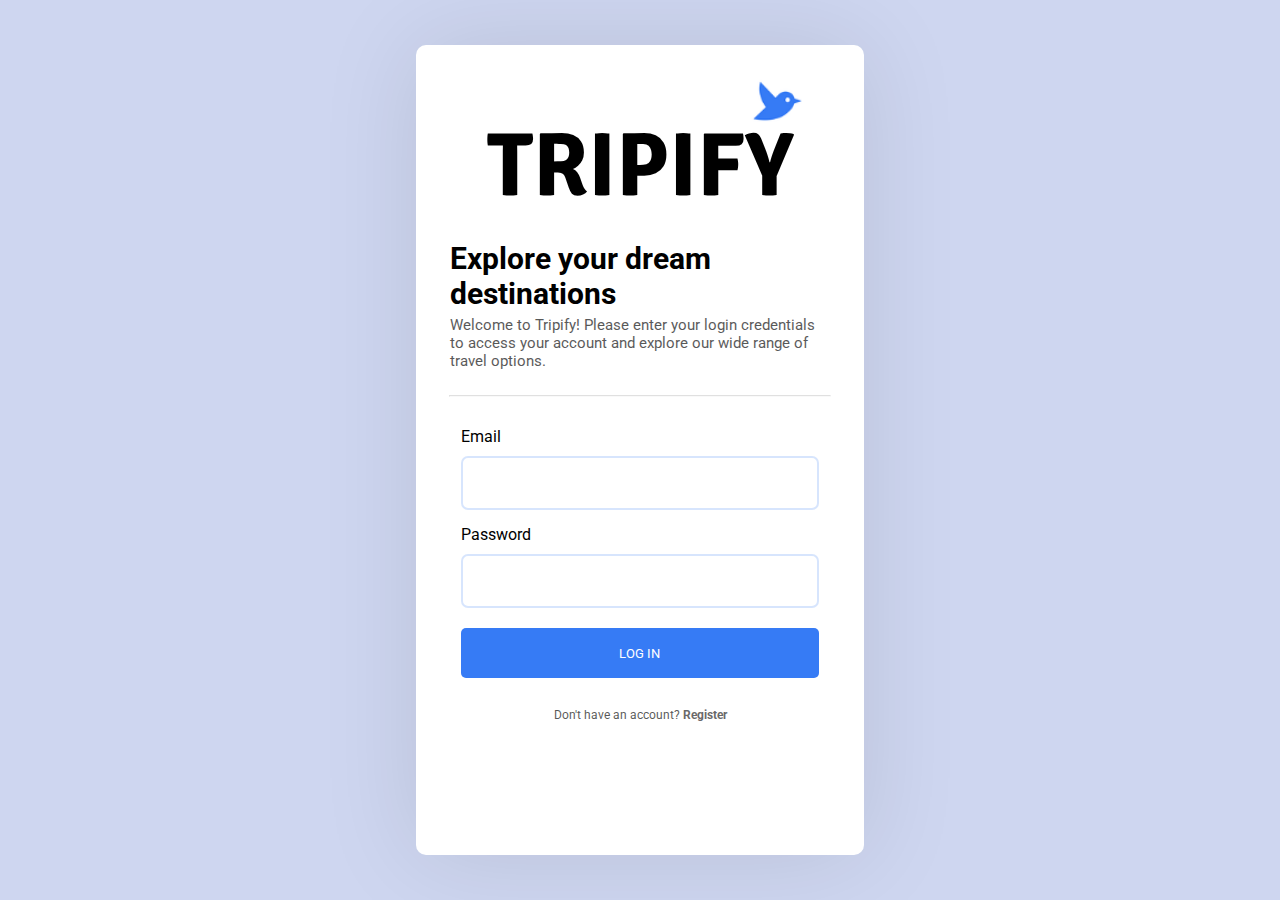
<file: index.html>
<!DOCTYPE html>
<html lang="en">
<head>
    <meta charset="UTF-8">
    <meta name="viewport" content="width=device-width, initial-scale=1.0">
    <link rel="stylesheet" href="estilos.css">
    <title>Practico 1 (opcional)</title>
</head>
<body>
    <section class="contenedor">
        <section class="titulos">
            <div>
                <img src="icono.ico" alt="" class="imgagenes">
                <h1 class="signika-titulos">TRIPIFY</h1>
            </div>
            <div class="descripcion">
                <h2>Explore your dream destinations</h2>
                <p>Welcome to Tripify! Please enter your login credentials to access your account and explore our wide range of travel options.</p>
            </div>
        </section>
        <section class="formulario">
            <hr>
            <form action="">
                <label for="">Email</label>
                <input type="text" class="inputText">
                <label for="">Password</label>
                <input type="password" class="inputText">
                <button  type="submit" class="inputText boton">LOG IN</button>
            </form>
            <p class="pie">Don't have an account? <a href="#">Register</a></p>
        </section>
    </section>
</body>
</html>
</file>
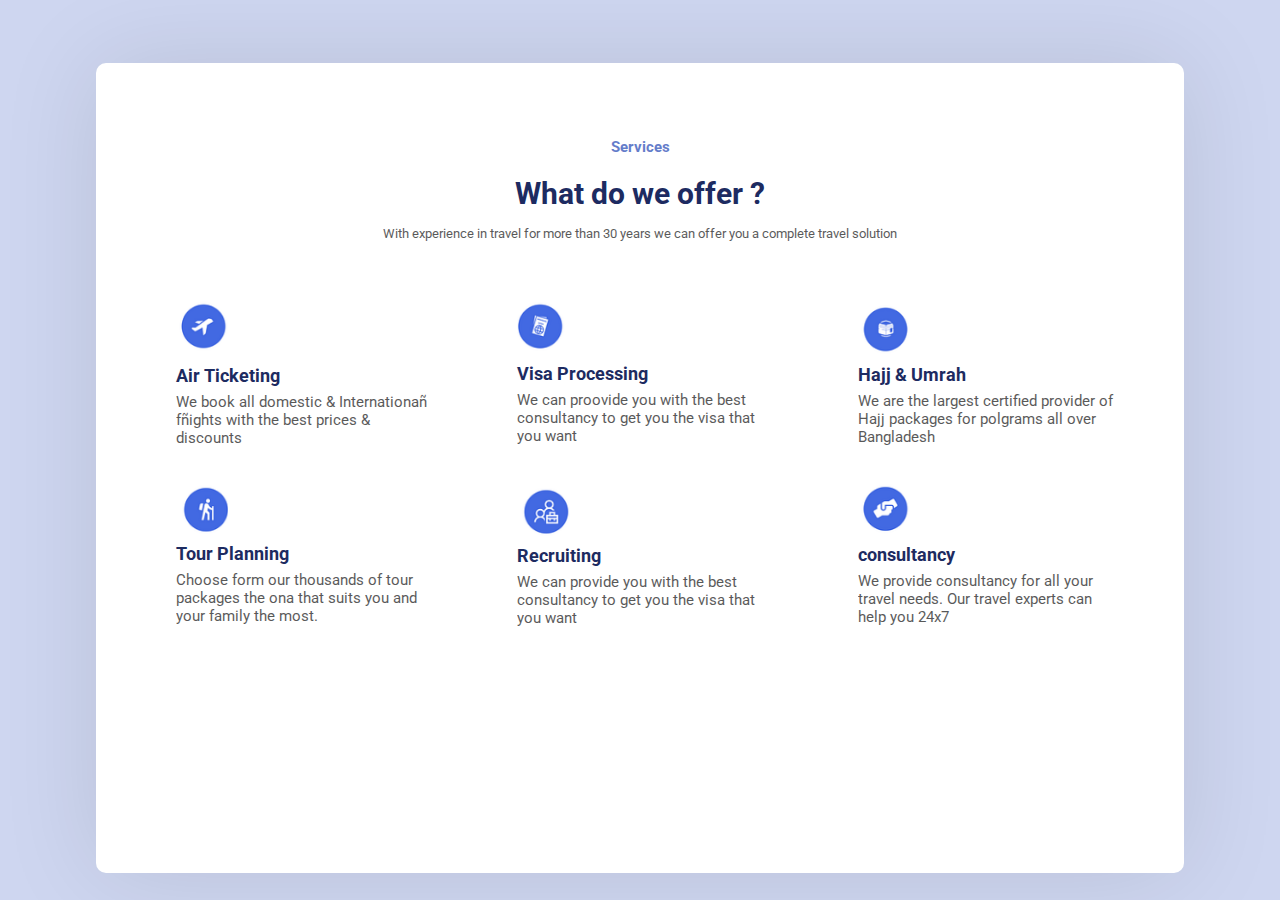
<file: page.html>
<!DOCTYPE html>
<html lang="en">
<head>
    <meta charset="UTF-8">
    <meta name="viewport" content="width=device-width, initial-scale=1.0">
    <link rel="stylesheet" href="estilos.css">
    <title>pagina 2 tp opcional 1</title>
</head>
<body>
    <section class="contenedor nuevoContenedor">
        <section class="titulos nuevoTitulo">
            <p class="services">Services</p>
            <h2 class="nuevoh2">What do we offer ?</h2>
            <p class="nuevop">With experience in travel for more than 30 years we can offer you a complete travel solution</p>
        </section>
        <section class="contenedorCards">
            <div class="cards"> 
                <div class="contenedorImagen">
                    <img src="avion.png" alt="" class="imgCard">
                </div>
                <div class="textoCard">
                    <h3>Air Ticketing</h3>
                    <p>We book all domestic & Internationañ fñights with the best prices & discounts</p>
                </div>
            </div>
            <div class="cards"> 
                <div class="contenedorImagen">
                    <img src="visa.png" alt="" class="imgCard">
                </div>
                <div class="textoCard">
                    <h3>Visa Processing</h3>
                    <p>We can proovide you with the best consultancy to get you the visa that you want</p>
                </div>
            </div>
            <div class="cards"> 
                <div class="contenedorImagen">
                    <img src="hajj.png" alt="" class="imgCard">
                </div>
                <div class="textoCard">
                    <h3>Hajj & Umrah</h3>
                    <p>We are the largest certified provider of Hajj packages for polgrams all over Bangladesh</p>
                </div>
            </div>
            <div class="cards"> 
                <div class="contenedorImagen">
                    <img src="tour.png" alt="" class="imgCard">
                </div>
                <div class="textoCard">
                    <h3>Tour Planning</h3>
                    <p>Choose form our thousands of tour packages the ona that suits you and your family the most.</p>
                </div>
            </div>
            <div class="cards"> 
                <div class="contenedorImagen">
                    <img src="recruting.png" alt="" class="imgCard">
                </div>
                <div class="textoCard">
                    <h3>Recruiting</h3>
                    <p>We can provide you with the best consultancy to get you the visa that you want</p>
                </div>
            </div>
            <div class="cards"> 
                <div class="contenedorImagen">
                    <img src="consulta.png" alt="" class="imgCard">
                </div>
                <div class="textoCard">
                    <h3>consultancy</h3>
                    <p>We provide consultancy for all your travel needs. Our travel experts can help you 24x7</p>
                </div>
            </div>
        </section>
    </section>
</body>
</html>
</file>
<file: estilos.css>
@import url('https://fonts.googleapis.com/css2?family=Roboto:ital,wght@0,100;0,300;0,400;0,500;0,700;0,900;1,100;1,300;1,400;1,500;1,700;1,900&display=swap');
@import url('https://fonts.googleapis.com/css2?family=Signika:wght@300..700&display=swap');

*{
    margin: 0;
    padding: 0;
    font-family: 'Roboto', sans-serif;
}
.roboto-bold {
    font-family: "Roboto", sans-serif;
    font-weight: 700;
    font-style: normal;
  }

  .roboto-regular {
    font-family: "Roboto", sans-serif;
    font-weight: 400;
    font-style: normal;
  }

  .signika-titulos {
    font-family: "Signika", sans-serif;
    font-weight: 800;
    font-style: normal;
    font-variation-settings:
      "GRAD" 0;
  }

body{
    background-color: #ced6f0;
    display: flex;
    justify-content: center;
    align-items: center;
    height: 100vh;
}

.contenedor{
    display: flex;
    background-color: #ffffff;
    border-radius: 10px;
    width: 35%;
    text-align: center;
    height: 90%;
    align-items: center;
    flex-direction: column;
    box-shadow: 0 0 100px rgba(0, 0, 0, 0.1);
}


.titulos{
    justify-content: center;
    display: flex;
    flex-direction: column;
    align-items: center;
}

.formulario{
    display: flex;
    justify-content: center;
    flex-direction: column;
    align-items: center;
    width: 100%;
    text-align: left;

}

.descripcion{
    padding-top: 20px;
    display: flex;
    flex-direction: column;
    text-align: start;
    width: 85%;
}


h1{
    font-size: 10vh;
    margin-top: -1.9vh;
}

h2{
    font-family: "Roboto";
    font-size: 30px;
    padding-bottom: 5px;
}
p{
    color: #000;
    opacity: 0.65;
    font-size: 15px;
}

hr{
    width: 85%;
    margin-top: 25px;
    margin-bottom: 25px;
    opacity: 0.3;
}

.imgagenes{
    width: 60px;
    padding-top: 3vh;
    padding-left: 30vh;
}
form{
    display: flex;
    justify-content: center;
    flex-direction: column;
    width: 80%;
}

.inputText{
    height: 50px;
    outline: rgba(0, 0, 0, 0.2);
    border: 2px, solid, rgba(54,123,245,0.2);
    border-radius: 7px;
    margin-bottom: 10px;
}
.boton{
    background-color: rgba(54,123,245,255);
    color: white;
    border-radius: 5px;
    margin-top: 10px;
}
label{
    margin-bottom: 10px;
    margin-top: 5px;
}
.pie{
    font-size: 12px;
    margin-top: 20px;
    margin-bottom: 10px;
}
a{
    text-decoration: none;
    font-weight: bolder;
    color: black;
    opacity: 0.9;
}

/*Pagina 2*/
.nuevoContenedor{
    width: 85%;
    margin-top: 35px;
}

.nuevoTitulo{
    padding-top: 60px;
}

.services{
    color: #1139af;
    font-weight: bold;
    padding-top: 15px;
}

 .nuevoh2{
    font-size: 30px;
    padding-bottom: 10px;
    padding-top: 20px;
    color: #1d2b61;
    font-weight: bolder;
}

.nuevop{
    font-size: 12.5px;
    margin-top: 5px;
}

.contenedorCards{
    display: flex;
    justify-content: space-around;
    align-items: center;
    flex-wrap: wrap;
    margin-top: 60px;
    padding-right: 40px;
    margin-left: 25px;
}

.cards{
    width: 25%;
    text-align: left;
    margin-left: 25px;
    margin-bottom: 35px;
    display: flex;
    align-items: center;
    flex-wrap: wrap;
}

.contenedorImagen{
    display: flex;
    flex-wrap: wrap;
}

.imgCard{
    width: 85%;
}

.textoCard{
    font-size: 15px;
    margin-top: 10px;
    color: #1d2b61;
}

.textoCard p {
    margin-top: 7px;
}
</file>
